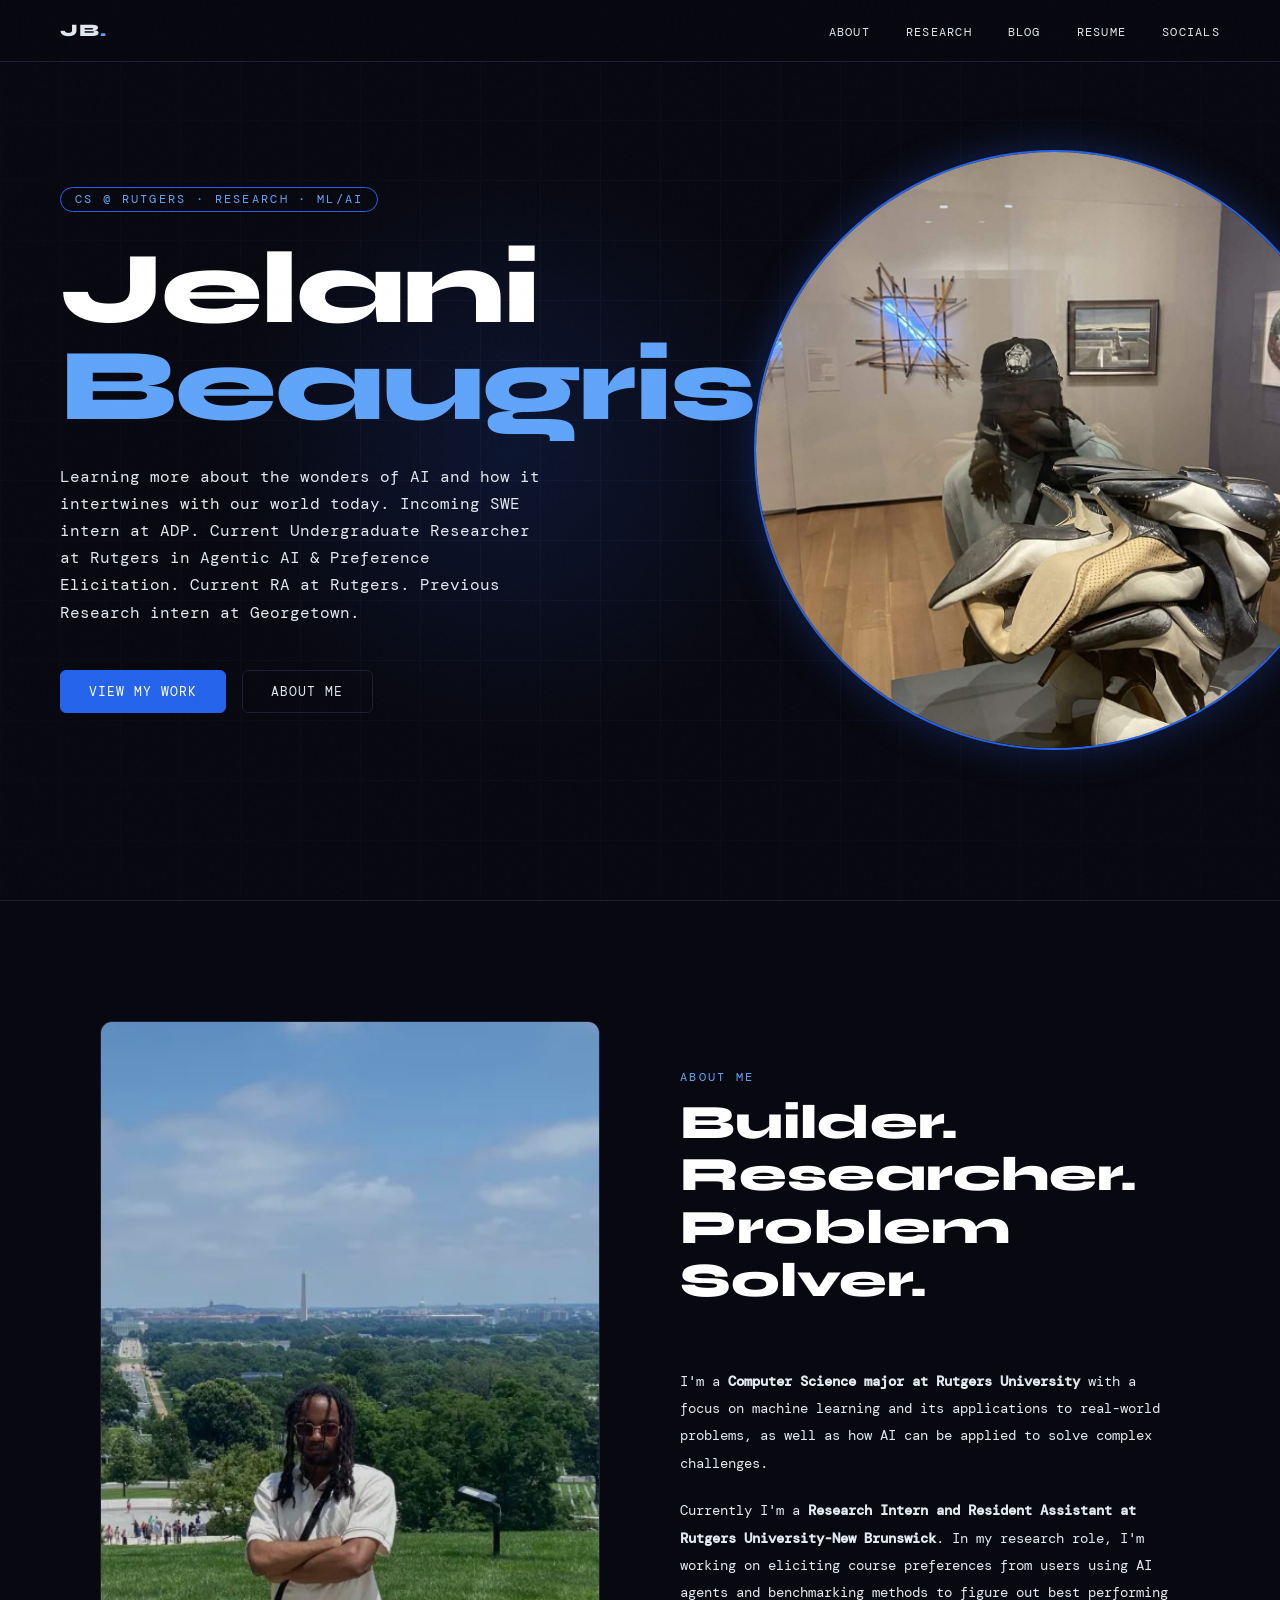
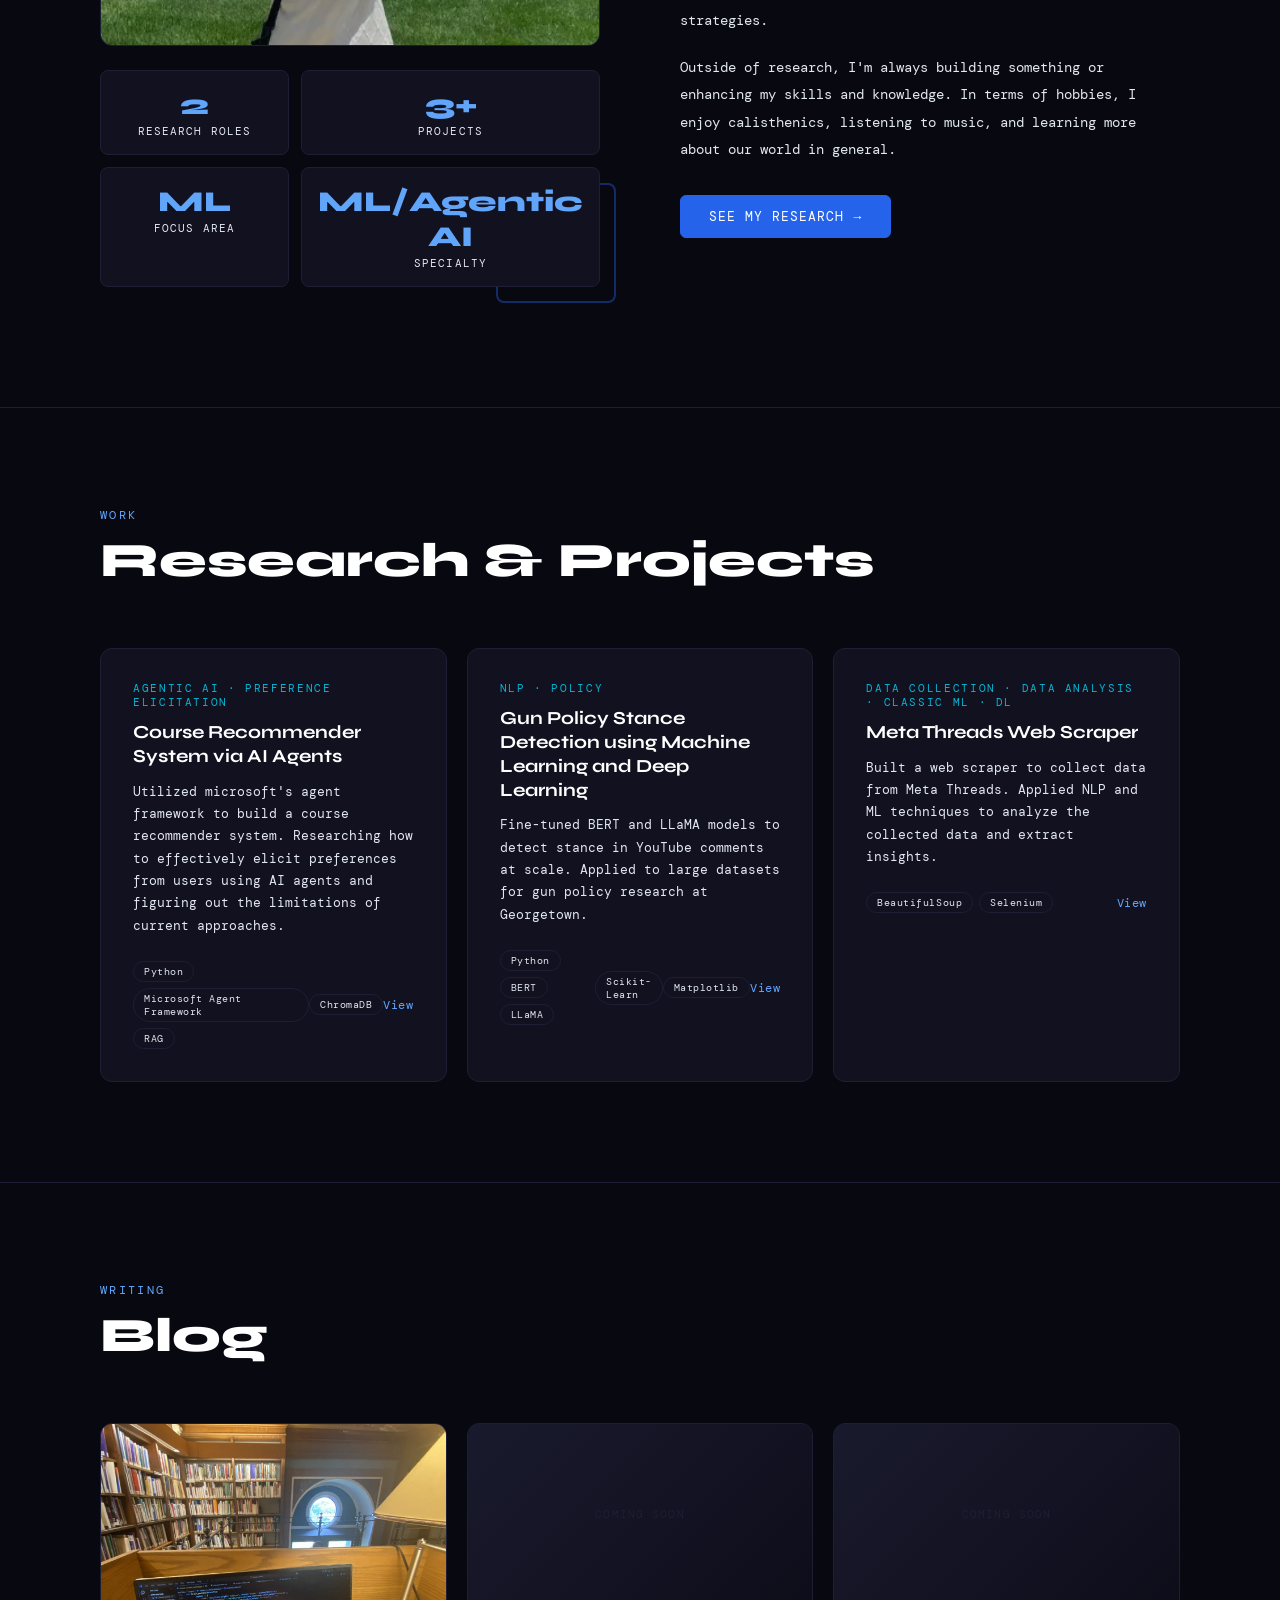
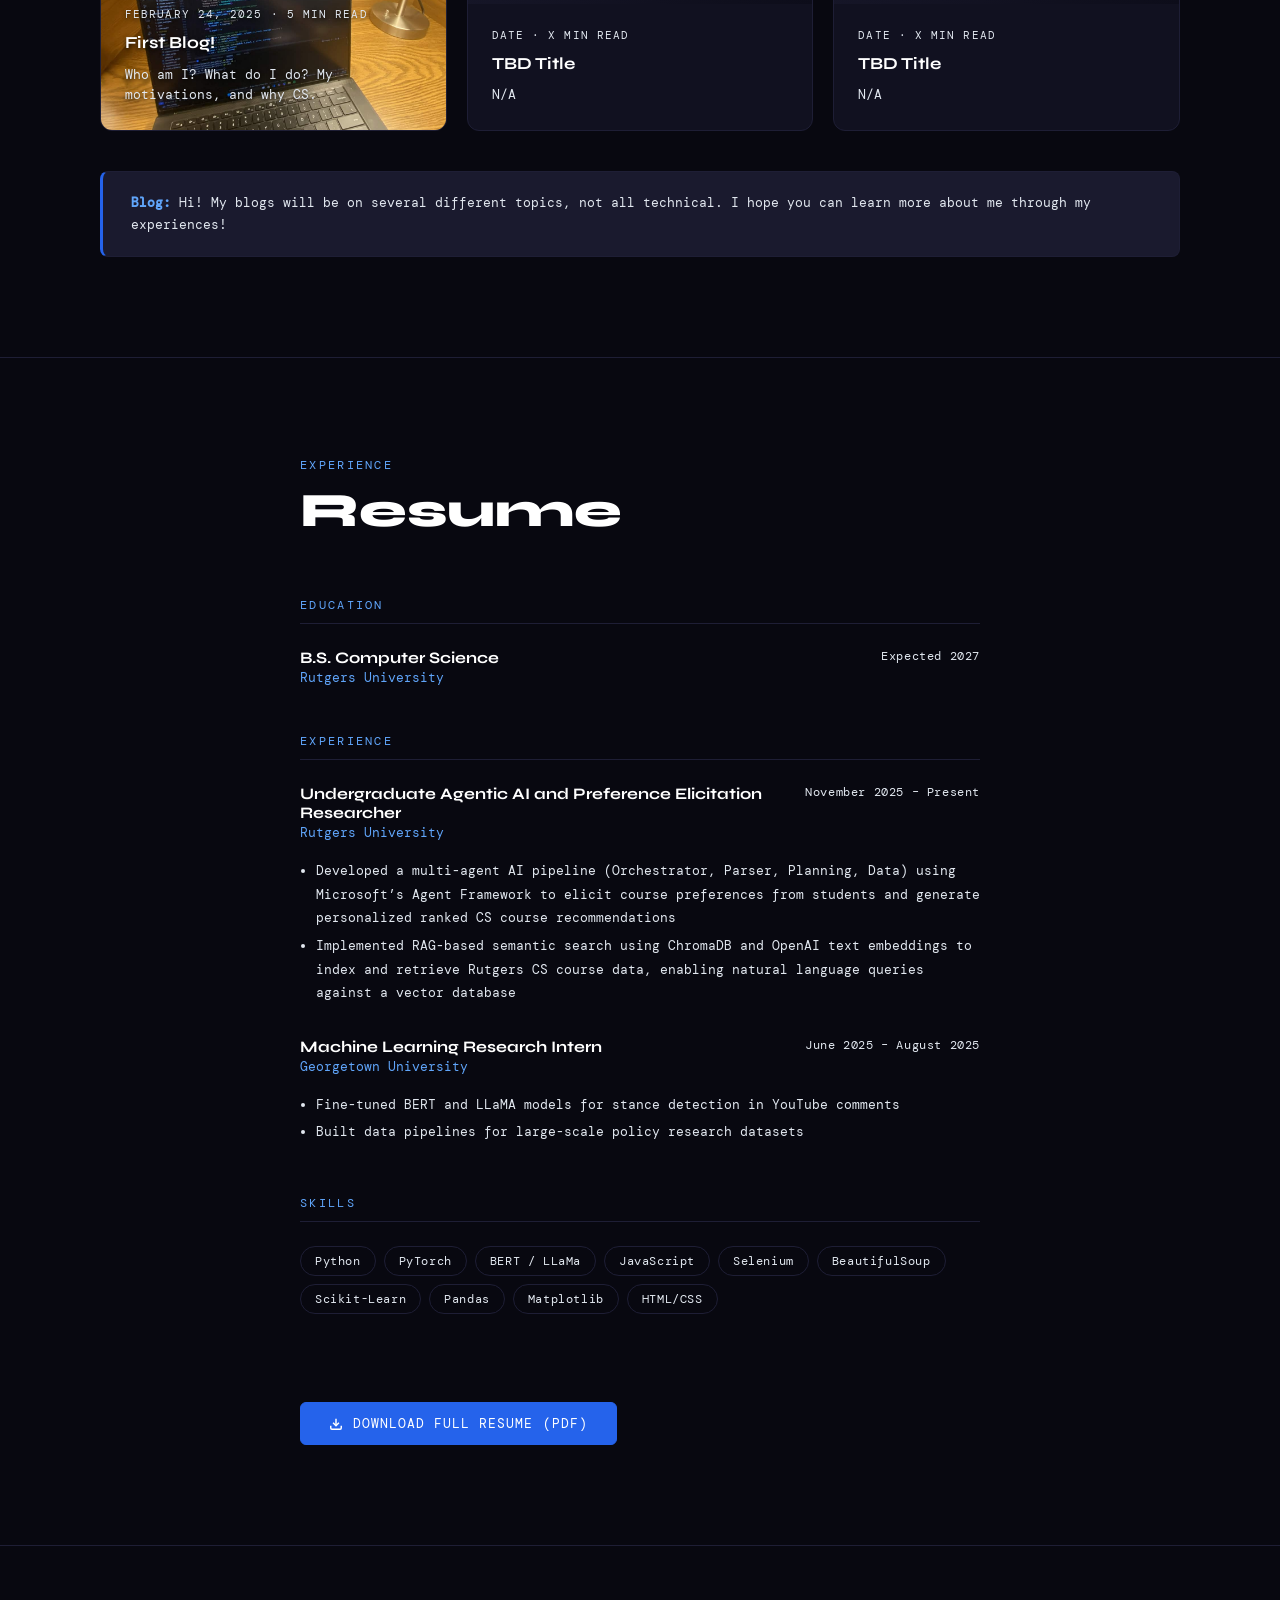
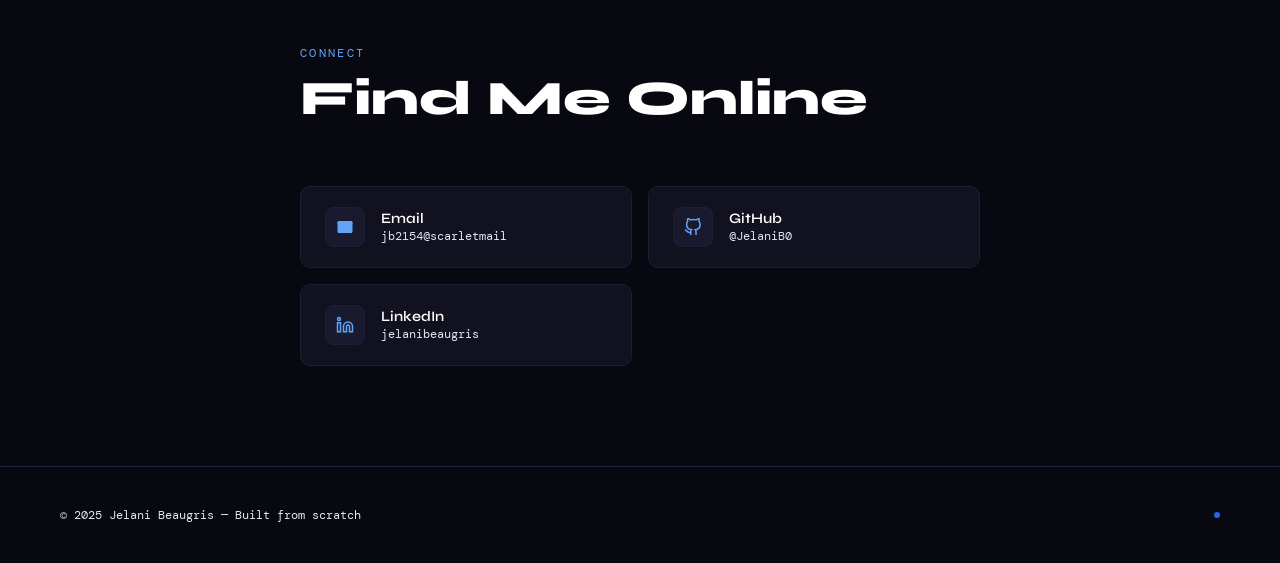
<file: index.html>
<!DOCTYPE html>
<html lang="en">
<head>
  <meta charset="UTF-8">
  <meta name="viewport" content="width=device-width, initial-scale=1.0">
  <title>Jelani Beaugris</title>
  <link rel="preconnect" href="https://fonts.googleapis.com">
  <link href="https://fonts.googleapis.com/css2?family=Syne:wght@400;600;700;800&family=DM+Mono:wght@300;400;500&display=swap" rel="stylesheet">
  <link rel="stylesheet" href="style.css">
</head>
<body>

  <!-- NAV -->
  <nav>
    <a href="#hero" class="nav-logo">JB<span>.</span></a>
    <ul class="nav-links">
      <li><a href="#about">About</a></li>
      <li><a href="#research">Research</a></li>
      <li><a href="#blog">Blog</a></li>
      <li><a href="#resume">Resume</a></li>
      <li><a href="#socials">Socials</a></li>
    </ul>
  </nav>

  <!-- HERO -->
  <section id="hero">
    <div class="hero-grid-bg"></div>
    <div class="hero-glow"></div>
    <div class="hero-content">
      <div class="hero-tag">CS @ Rutgers · Research · ML/AI</div>
      <h1 class="hero-name">
        Jelani<br>
        <span class="accent">Beaugris</span>
      </h1>
      <p class="hero-subtitle">
        Learning more about the wonders of AI and how it intertwines with our world today.
        Incoming SWE intern at ADP. Current Undergraduate Researcher at Rutgers in Agentic AI & Preference Elicitation. Current RA at Rutgers. Previous Research intern at Georgetown.
      </p>
      <div class="hero-cta">
        <a href="#research" class="btn btn-primary">View My Work</a>
        <a href="#about" class="btn btn-ghost">About Me</a>
      </div>
    </div>
     <div class="hero-image">
    <img src="secondiwebimg.jpg" alt="Jelani Beaugris">
  </div>
  </section>

  <div class="divider"></div>

  <!-- ABOUT -->
  <section id="about">
    <div class="about-visual">
      <div class="about-photo-frame">
        <img src="websiteimg.png" alt="Jelani Beaugris">
      </div>
      <div class="about-corner"></div>
      <div class="about-stats">
        <div class="stat-box"><div class="stat-number">2</div><div class="stat-label">Research Roles</div></div>
        <div class="stat-box"><div class="stat-number">3+</div><div class="stat-label">Projects</div></div>
        <div class="stat-box"><div class="stat-number">ML</div><div class="stat-label">Focus Area</div></div>
        <div class="stat-box"><div class="stat-number">ML/Agentic AI</div><div class="stat-label">Specialty</div></div>
      </div>
    </div>

    <div class="about-text">
      <div class="section-label">About Me</div>
      <h2 class="section-title">Builder.<br>Researcher.<br>Problem Solver.</h2>
      <p>I'm a <strong>Computer Science major at Rutgers University</strong> with a focus on machine learning and its applications to real-world problems, as well as how AI can be applied to solve complex challenges.</p>
      <p>Currently I'm a <strong>Research Intern and Resident Assistant at Rutgers University-New Brunswick</strong>. In my research role, I'm working on eliciting course preferences from users using AI agents and benchmarking methods to figure out best performing strategies.</p>
      <p>Outside of research, I'm always building something or enhancing my skills and knowledge. In terms of hobbies, I enjoy calisthenics, listening to music, and learning more about our world in general.</p>
      <a href="#research" class="btn btn-primary" style="margin-top: 12px; display: inline-block;">See My Research →</a>
    </div>
  </section>

  <div class="divider"></div>

  <!-- RESEARCH -->
  <section id="research" style="max-width:1200px; margin:0 auto;">
    <div class="section-label">Work</div>
    <h2 class="section-title">Research & Projects</h2>
    <div class="projects-grid">
      <a href="https://github.com/JelaniB0" target="_blank" class="project-card">
        <div class="project-tag">Agentic AI · Preference Elicitation</div>
        <div class="project-title">Course Recommender System via AI Agents</div>
        <div class="project-desc">Utilized microsoft's agent framework to build a course recommender system. Researching how to effectively elicit preferences from users using AI agents and figuring out the limitations of current approaches.</div>
        <div class="project-footer">
          <div class="project-chips"><span class="chip">Python</span><span class="chip">Microsoft Agent Framework</span><span class="chip">RAG</span></div><span class="chip">ChromaDB</span>
          <span class="arrow-link">View</span>
        </div>
      </a>
      <div class="project-card">
        <div class="project-tag">NLP · Policy</div>
        <div class="project-title">Gun Policy Stance Detection using Machine Learning and Deep Learning</div>
        <div class="project-desc">Fine-tuned BERT and LLaMA models to detect stance in YouTube comments at scale. Applied to large datasets for gun policy research at Georgetown.</div>
        <div class="project-footer">
          <div class="project-chips"><span class="chip">Python</span><span class="chip">BERT</span><span class="chip">LLaMA</span></div><span class="chip">Scikit-Learn</span><span class="chip">Matplotlib</span>
          <span class="arrow-link">View</span>
        </div>
      </div>
      <div class="project-card">
        <div class="project-tag">Data Collection · Data Analysis · Classic ML · DL</div>
        <div class="project-title">Meta Threads Web Scraper</div>
        <div class="project-desc">Built a web scraper to collect data from Meta Threads. Applied NLP and ML techniques to analyze the collected data and extract insights.</div>
        <div class="project-footer">
          <div class="project-chips"><span class="chip">BeautifulSoup</span><span class="chip">Selenium</span></div>
          <span class="arrow-link">View</span>
        </div>
      </div>
    </div>
  </section>

  <div class="divider"></div>

  <!-- BLOG -->
  <section id="blog" style="max-width:1200px; margin:0 auto;">
    <div class="section-label">Writing</div>
    <h2 class="section-title">Blog</h2>
    <div class="blog-grid">
      <a href="blog/post-1.html" class="blog-card full-cover-card">
        <img src="blog1.jpg" alt="Code on laptop" class="cover-image">
        <div class="cover-text">
          <div class="blog-meta">February 24, 2025 · 5 MIN READ</div>
          <div class="blog-title">First Blog!</div>
          <div class="blog-excerpt">Who am I? What do I do? My motivations, and why CS.</div>
        </div>
    </a>
      <a href="blog/post-2.html" class="blog-card">
        <div class="blog-img"><span>COMING SOON</span></div>
        <div class="blog-body">
          <div class="blog-meta">Date · X min read</div>
          <div class="blog-title">TBD Title</div>
          <div class="blog-excerpt">N/A</div>
        </div>
      </a>
      <a href="blog/post-3.html" class="blog-card">
        <div class="blog-img"><span>COMING SOON</span></div>
        <div class="blog-body">
          <div class="blog-meta">Date · X min read</div>
          <div class="blog-title">TBD Title</div>
          <div class="blog-excerpt">N/A</div>
        </div>
      </a>
    </div>
    <div class="blog-note">
      <strong>Blog:</strong> Hi! My blogs will be on several different topics, not all technical. I hope you can learn more about me through my experiences!
    </div>
  </section>

  <div class="divider"></div>

  <!-- RESUME -->
  <section id="resume" style="max-width:800px; margin:0 auto;">
    <div class="section-label">Experience</div>
    <h2 class="section-title">Resume</h2>
    <div class="resume-section">
      <div class="resume-section-title">Education</div>
      <div class="resume-entry">
        <div><div class="resume-role">B.S. Computer Science</div><div class="resume-place">Rutgers University</div></div>
        <div class="resume-date">Expected 2027</div>
      </div>
    </div>
    <div class="resume-section">
      <div class="resume-section-title">Experience</div>
      <div class="resume-entry">
        <div><div class="resume-role">Undergraduate Agentic AI and Preference Elicitation Researcher</div><div class="resume-place">Rutgers University</div></div>
        <div class="resume-date">November 2025 – Present</div>
        <ul class="resume-bullets">
          <li>Developed a multi-agent AI pipeline (Orchestrator, Parser, Planning, Data) using Microsoft’s Agent Framework to
elicit course preferences from students and generate personalized ranked CS course recommendations</li>
          <li>Implemented RAG-based semantic search using ChromaDB and OpenAI text embeddings to index and retrieve
Rutgers CS course data, enabling natural language queries against a vector database</li>
        </ul>
      </div>
      <div class="resume-entry">
        <div><div class="resume-role">Machine Learning Research Intern</div><div class="resume-place">Georgetown University</div></div>
        <div class="resume-date">June 2025 – August 2025</div>
        <ul class="resume-bullets">
          <li>Fine-tuned BERT and LLaMA models for stance detection in YouTube comments</li>
          <li>Built data pipelines for large-scale policy research datasets</li>
        </ul>
      </div>
    </div>
    <div class="resume-section">
      <div class="resume-section-title">Skills</div>
      <div class="project-chips" style="justify-content: flex-start; gap: 8px;">
        <span class="chip" style="font-size:0.75rem; padding:6px 14px;">Python</span>
        <span class="chip" style="font-size:0.75rem; padding:6px 14px;">PyTorch</span>
        <span class="chip" style="font-size:0.75rem; padding:6px 14px;">BERT / LLaMa</span>
        <span class="chip" style="font-size:0.75rem; padding:6px 14px;">JavaScript</span>
        <span class="chip" style="font-size:0.75rem; padding:6px 14px;">Selenium</span>
        <span class="chip" style="font-size:0.75rem; padding:6px 14px;">BeautifulSoup</span>
        <span class="chip" style="font-size:0.75rem; padding:6px 14px;">Scikit-Learn</span>
        <span class="chip" style="font-size:0.75rem; padding:6px 14px;">Pandas</span>
        <span class="chip" style="font-size:0.75rem; padding:6px 14px;">Matplotlib</span>
        <span class="chip" style="font-size:0.75rem; padding:6px 14px;">HTML/CSS</span>
      </div>
    </div>
    <a href="jelaniresume.pdf" target="_blank" class="btn btn-primary resume-download">
      <svg width="14" height="14" viewBox="0 0 24 24" fill="none" stroke="currentColor" stroke-width="2.5" style="flex-shrink:0">
        <path d="M21 15v4a2 2 0 0 1-2 2H5a2 2 0 0 1-2-2v-4"/>
        <polyline points="7 10 12 15 17 10"/>
        <line x1="12" y1="15" x2="12" y2="3"/>
      </svg>
      Download Full Resume (PDF)
    </a>
  </section>

  <div class="divider"></div>

  <!-- SOCIALS -->
  <section id="socials" style="max-width:800px; margin:0 auto;">
    <div class="section-label">Connect</div>
    <h2 class="section-title">Find Me Online</h2>
    <div class="socials-grid">
      <a href="mailto:jb2154@scarletmail.rutgers.edu" class="social-card">
        <div class="social-icon">
          <svg viewBox="0 0 24 24"><path d="M4 4h16c1.1 0 2 .9 2 2v12c0 1.1-.9 2-2 2H4c-1.1 0-2-.9-2-2V6c0-1.1.9-2 2-2z"/><polyline points="22,6 12,13 2,6" style="fill:none; stroke:var(--blue-light); stroke-width:2"/></svg>
        </div>
        <div><div class="social-name">Email</div><div class="social-handle">jb2154@scarletmail</div></div>
      </a>
      <a href="https://github.com/JelaniB0" target="_blank" class="social-card">
        <div class="social-icon">
          <svg viewBox="0 0 24 24"><path d="M9 19c-5 1.5-5-2.5-7-3m14 6v-3.87a3.37 3.37 0 0 0-.94-2.61c3.14-.35 6.44-1.54 6.44-7A5.44 5.44 0 0 0 20 4.77 5.07 5.07 0 0 0 19.91 1S18.73.65 16 2.48a13.38 13.38 0 0 0-7 0C6.27.65 5.09 1 5.09 1A5.07 5.07 0 0 0 5 4.77a5.44 5.44 0 0 0-1.5 3.78c0 5.42 3.3 6.61 6.44 7A3.37 3.37 0 0 0 9 18.13V22" style="fill:none; stroke:var(--blue-light); stroke-width:2; stroke-linecap:round"/></svg>
        </div>
        <div><div class="social-name">GitHub</div><div class="social-handle">@JelaniB0</div></div>
      </a>
      <a href="https://linkedin.com/in/jelanibeaugris" target="_blank" class="social-card">
        <div class="social-icon">
          <svg viewBox="0 0 24 24"><path d="M16 8a6 6 0 0 1 6 6v7h-4v-7a2 2 0 0 0-2-2 2 2 0 0 0-2 2v7h-4v-7a6 6 0 0 1 6-6zM2 9h4v12H2z" style="fill:none;stroke:var(--blue-light);stroke-width:2;stroke-linecap:round"/><circle cx="4" cy="4" r="2" style="fill:none;stroke:var(--blue-light);stroke-width:2"/></svg>
        </div>
        <div><div class="social-name">LinkedIn</div><div class="social-handle">jelanibeaugris</div></div>
      </a>
    </div>
  </section>

  <!-- FOOTER -->
  <footer>
    <p>© 2025 Jelani Beaugris — Built from scratch</p>
    <div class="footer-dot"></div>
  </footer>

  <script src="script.js"></script>
</body>
</html>
</file>
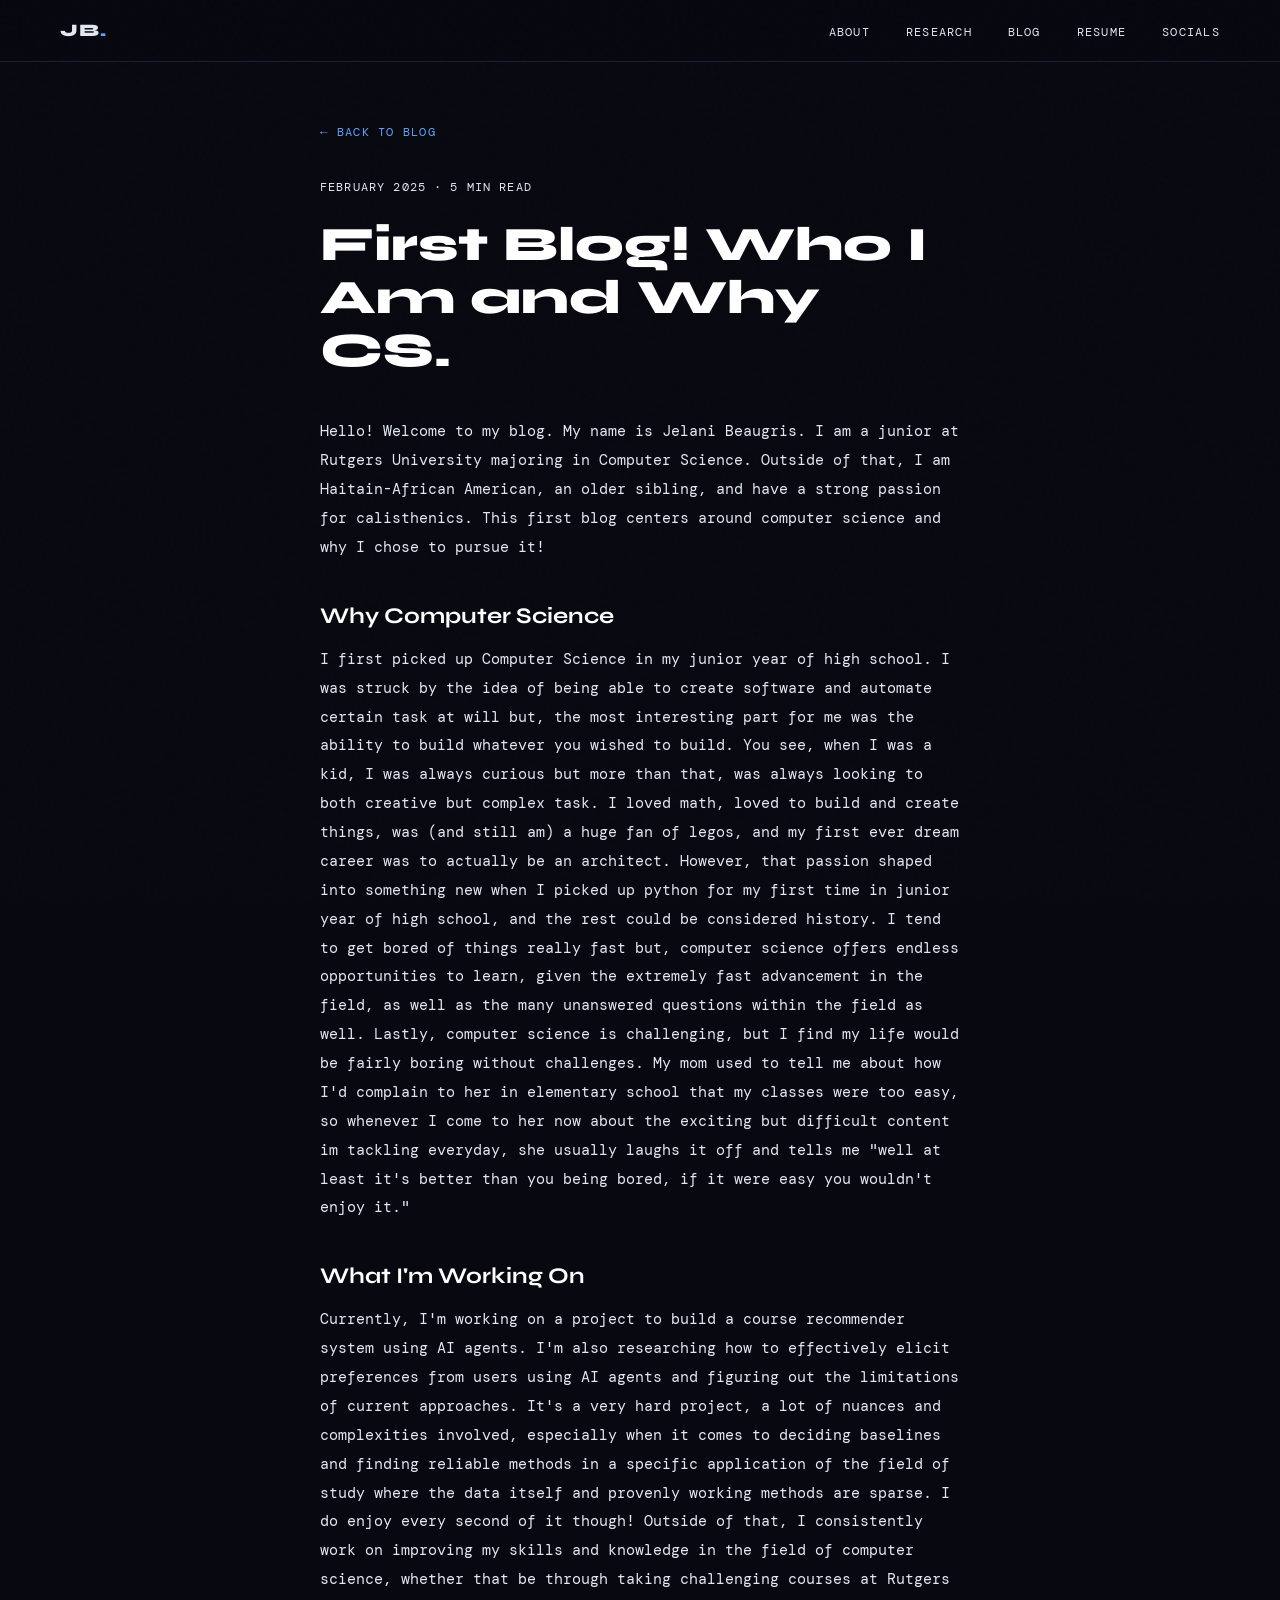
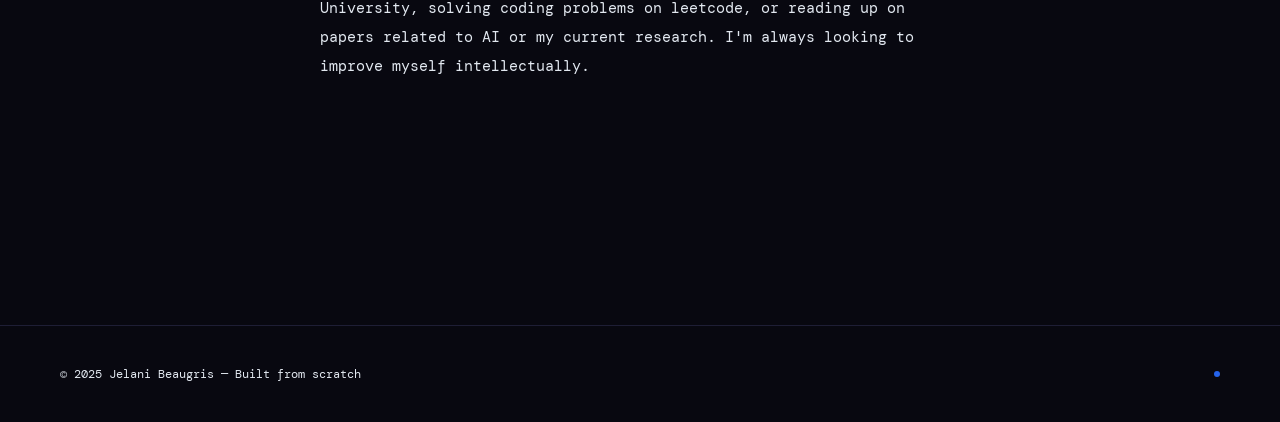
<file: blog/post-1.html>
<!DOCTYPE html>
<html lang="en">
<head>
  <meta charset="UTF-8">
  <meta name="viewport" content="width=device-width, initial-scale=1.0">
  <title>First Blog! | Jelani Beaugris</title>
  <link rel="preconnect" href="https://fonts.googleapis.com">
  <link href="https://fonts.googleapis.com/css2?family=Syne:wght@400;600;700;800&family=DM+Mono:wght@300;400;500&display=swap" rel="stylesheet">
  <link rel="stylesheet" href="../style.css">
  <style>
    .blog-post {
      max-width: 720px;
      margin: 120px auto;
      padding: 0 40px 100px;
    }
    .post-meta {
      font-size: 0.72rem;
      color: var(--muted);
      letter-spacing: 0.1em;
      text-transform: uppercase;
      margin-bottom: 24px;
    }
    .post-title {
      font-family: 'Syne', sans-serif;
      font-weight: 800;
      font-size: clamp(2rem, 5vw, 3rem);
      color: #fff;
      line-height: 1.1;
      margin-bottom: 40px;
    }
    .post-body p {
      font-size: 0.95rem;
      color: var(--muted);
      line-height: 1.9;
      margin-bottom: 24px;
    }
    .post-body h2 {
      font-family: 'Syne', sans-serif;
      font-weight: 700;
      font-size: 1.4rem;
      color: #fff;
      margin: 40px 0 16px;
    }
    .back-link {
      display: inline-block;
      margin-bottom: 40px;
      font-size: 0.78rem;
      color: var(--blue-light);
      text-decoration: none;
      letter-spacing: 0.1em;
      text-transform: uppercase;
    }
    .back-link:hover { color: var(--text); }
  </style>
</head>
<body>

  <nav>
    <a href="../index.html" class="nav-logo">JB<span>.</span></a>
    <ul class="nav-links">
      <li><a href="../index.html#about">About</a></li>
      <li><a href="../index.html#research">Research</a></li>
      <li><a href="../index.html#blog">Blog</a></li>
      <li><a href="../index.html#resume">Resume</a></li>
      <li><a href="../index.html#socials">Socials</a></li>
    </ul>
  </nav>

  <div class="blog-post">
    <a href="../index.html#blog" class="back-link">← Back to Blog</a>
    <div class="post-meta">February 2025 · 5 min read</div>
    <h1 class="post-title">First Blog! Who I Am and Why CS.</h1>

    <div class="post-body">
      <p>Hello! Welcome to my blog. My name is Jelani Beaugris. I am a junior at Rutgers University majoring in Computer Science. Outside of that, I am Haitain-African American, an older sibling, and have a strong passion for calisthenics. This first blog centers around computer science and why I chose to pursue it! </p>

      <h2>Why Computer Science</h2>
      <p>I first picked up Computer Science in my junior year of high school. I was struck by the idea of being able to create software and automate certain task at will but, the most interesting part for me was the ability to build whatever you wished to build. You see, when I was a kid, I was always curious but more than that, was always looking to both creative but complex task. I loved math, loved to build and create things, was (and still am) a huge fan of legos, and my first ever dream career was to actually be an architect. However, that passion shaped into something new when I picked up python for my first time in junior year of high school, and the rest could be considered history. I tend to get bored of things really fast but, computer science offers endless opportunities to learn, given the extremely fast advancement in the field, as well as the many unanswered questions within the field as well. Lastly, computer science is challenging, but I find my life would be fairly boring without challenges. My mom used to tell me about how I'd complain to her in elementary school that my classes were too easy, so whenever I come to her now about the exciting but difficult content im tackling everyday, she usually laughs it off and tells me "well at least it's better than you being bored, if it were easy you wouldn't enjoy it." </p>

      <h2>What I'm Working On</h2>
      <p>Currently, I'm working on a project to build a course recommender system using AI agents. I'm also researching how to effectively elicit preferences from users using AI agents and figuring out the limitations of current approaches. It's a very hard project, a lot of nuances and complexities involved, especially when it comes to deciding baselines and finding reliable methods in a specific application of the field of study where the data itself and provenly working methods are sparse. I do enjoy every second of it though! Outside of that, I consistently work on improving my skills and knowledge in the field of computer science, whether that be through taking challenging courses at Rutgers University, solving coding problems on leetcode, or reading up on papers related to AI or my current research. I'm always looking to improve myself intellectually. </p>
    </div>
  </div>

  <footer>
    <p>© 2025 Jelani Beaugris — Built from scratch</p>
    <div class="footer-dot"></div>
  </footer>

</body>
</html>
</file>
<file: style.css>
:root {
  --black: #080810;
  --deep: #0d0d1a;
  --card: #111120;
  --border: #1e1e35;
  --blue: #2563eb;
  --blue-glow: #3b82f6;
  --blue-light: #60a5fa;
  --cyan: #06b6d4;
  --text: #e2e8f0;
  --muted: ##cbd5e1;
  --faint: #1a1a2e;
}

* { box-sizing: border-box; margin: 0; padding: 0; }

html { scroll-behavior: smooth; }

body {
  font-family: 'DM Mono', monospace;
  background-color: var(--black);
  color: var(--text);
  overflow-x: hidden;
}

/* ─── NOISE TEXTURE OVERLAY ─── */
body::before {
  content: '';
  position: fixed;
  inset: 0;
  background-image: url("data:image/svg+xml,%3Csvg viewBox='0 0 256 256' xmlns='http://www.w3.org/2000/svg'%3E%3Cfilter id='noise'%3E%3CfeTurbulence type='fractalNoise' baseFrequency='0.9' numOctaves='4' stitchTiles='stitch'/%3E%3C/filter%3E%3Crect width='100%25' height='100%25' filter='url(%23noise)' opacity='0.03'/%3E%3C/svg%3E");
  pointer-events: none;
  z-index: 1000;
  opacity: 0.4;
}

/* ─── NAVBAR ─── */
nav {
  position: fixed;
  top: 0; left: 0; right: 0;
  z-index: 100;
  display: flex;
  justify-content: space-between;
  align-items: center;
  padding: 20px 60px;
  border-bottom: 1px solid var(--border);
  background: rgba(8, 8, 16, 0.85);
  backdrop-filter: blur(12px);
}

.nav-logo {
  font-family: 'Syne', sans-serif;
  font-weight: 800;
  font-size: 1.1rem;
  letter-spacing: 0.05em;
  color: var(--text);
  text-decoration: none;
}

.nav-logo span { color: var(--blue-light); }

.nav-links {
  display: flex;
  gap: 36px;
  list-style: none;
}

.nav-links a {
  text-decoration: none;
  color: var(--muted);
  font-size: 0.78rem;
  letter-spacing: 0.1em;
  text-transform: uppercase;
  transition: color 0.2s;
}

.nav-links a:hover { color: var(--blue-light); }

/* ─── HERO ─── */
#hero {
  min-height: 100vh;
  display: flex;
  align-items: center;
  padding: 0 60px;
  position: relative;
  overflow: hidden;
  justify-content: space-between;
}

.hero-grid-bg {
  position: absolute;
  inset: 0;
  background-image:
    linear-gradient(var(--border) 1px, transparent 1px),
    linear-gradient(90deg, var(--border) 1px, transparent 1px);
  background-size: 60px 60px;
  opacity: 0.3;
  mask-image: radial-gradient(ellipse 80% 80% at 50% 50%, black 20%, transparent 100%);
}

.hero-glow {
  position: absolute;
  width: 600px;
  height: 600px;
  border-radius: 50%;
  background: radial-gradient(circle, rgba(37,99,235,0.15) 0%, transparent 70%);
  top: 50%;
  left: 40%;
  transform: translate(-50%, -50%);
  pointer-events: none;
}

.hero-content {
  position: relative;
  z-index: 2;
  max-width: 800px;
}

.hero-tag {
  display: inline-block;
  font-size: 0.72rem;
  letter-spacing: 0.2em;
  text-transform: uppercase;
  color: var(--blue-light);
  border: 1px solid var(--blue);
  padding: 4px 14px;
  border-radius: 100px;
  margin-bottom: 28px;
  animation: fadeUp 0.8s ease both;
}

.hero-name {
  font-family: 'Syne', sans-serif;
  font-weight: 800;
  font-size: clamp(3rem, 8vw, 6.5rem);
  line-height: 0.95;
  letter-spacing: -0.02em;
  color: #fff;
  animation: fadeUp 0.8s 0.1s ease both;
}

.hero-image {
  position: relative;
  z-index: 2;
  width: 600px;
  height: 600px;
  flex-shrink: 0;
  margin-right: 60px;
}

.hero-image img {
  width: 100%;
  height: 100%;
  object-fit: cover;
  border-radius: 50%;
  border: 2px solid var(--blue);
  box-shadow: 0 0 40px rgba(37,99,235,0.3);
}

.hero-name .accent { color: var(--blue-light); }

.hero-subtitle {
  margin-top: 28px;
  font-size: 1rem;
  color: var(--muted);
  max-width: 480px;
  line-height: 1.7;
  animation: fadeUp 0.8s 0.2s ease both;
}

.hero-cta {
  margin-top: 44px;
  display: flex;
  gap: 16px;
  animation: fadeUp 0.8s 0.3s ease both;
}

.btn {
  padding: 12px 28px;
  border-radius: 6px;
  font-family: 'DM Mono', monospace;
  font-size: 0.8rem;
  letter-spacing: 0.08em;
  text-transform: uppercase;
  cursor: pointer;
  text-decoration: none;
  transition: all 0.2s;
}

.btn-primary {
  background: var(--blue);
  color: #fff;
  border: 1px solid var(--blue);
}

.btn-primary:hover {
  background: var(--blue-glow);
  box-shadow: 0 0 24px rgba(59,130,246,0.4);
}

.btn-ghost {
  background: transparent;
  color: var(--text);
  border: 1px solid var(--border);
}

.btn-ghost:hover {
  border-color: var(--blue-light);
  color: var(--blue-light);
}

/* ─── SECTION BASE ─── */
section {
  padding: 100px 60px;
  position: relative;
}

.section-label {
  font-size: 0.72rem;
  letter-spacing: 0.2em;
  text-transform: uppercase;
  color: var(--blue-light);
  margin-bottom: 12px;
}

.section-title {
  font-family: 'Syne', sans-serif;
  font-weight: 800;
  font-size: clamp(2rem, 4vw, 3rem);
  color: #fff;
  margin-bottom: 60px;
  line-height: 1.1;
}

.divider {
  width: 100%;
  height: 1px;
  background: var(--border);
}

/* ─── ABOUT ─── */
#about {
  display: grid;
  grid-template-columns: 1fr 1fr;
  gap: 80px;
  align-items: center;
  max-width: 1200px;
  margin: 0 auto;
  padding: 120px 60px;
}

.about-visual {
  position: relative;
}

.about-photo-frame {
  width: 100%;
  aspect-ratio: 4/5;
  border-radius: 12px;
  overflow: hidden;
  border: 1px solid var(--border);
  position: relative;
  background: var(--card);
}

.about-photo-frame img {
  width: 100%;
  height: 100%;
  object-fit: cover;
  opacity: 0.85;
}

.about-photo-placeholder {
  width: 100%;
  height: 100%;
  display: flex;
  flex-direction: column;
  align-items: center;
  justify-content: center;
  color: var(--muted);
  font-size: 0.75rem;
  letter-spacing: 0.1em;
  gap: 12px;
  background: linear-gradient(135deg, var(--card) 0%, var(--faint) 100%);
}

.about-photo-placeholder svg {
  width: 48px;
  opacity: 0.3;
}

.about-corner {
  position: absolute;
  bottom: -16px;
  right: -16px;
  width: 120px;
  height: 120px;
  border: 2px solid var(--blue);
  border-radius: 8px;
  z-index: -1;
  opacity: 0.4;
}

.about-stats {
  display: grid;
  grid-template-columns: 1fr 1fr;
  gap: 12px;
  margin-top: 24px;
}

.stat-box {
  background: var(--card);
  border: 1px solid var(--border);
  border-radius: 8px;
  padding: 16px;
  text-align: center;
}

.stat-number {
  font-family: 'Syne', sans-serif;
  font-weight: 800;
  font-size: 1.8rem;
  color: var(--blue-light);
}

.stat-label {
  font-size: 0.7rem;
  color: var(--muted);
  text-transform: uppercase;
  letter-spacing: 0.1em;
  margin-top: 2px;
}

.about-text p {
  color: var(--muted);
  line-height: 1.9;
  font-size: 0.9rem;
  margin-bottom: 20px;
}

.about-text p strong {
  color: var(--text);
}

/* ─── RESEARCH / PROJECTS ─── */
#research {
  max-width: 1200px;
  margin: 0 auto;
}

.projects-grid {
  display: grid;
  grid-template-columns: repeat(auto-fill, minmax(340px, 1fr));
  gap: 20px;
}

.project-card {
  background: var(--card);
  border: 1px solid var(--border);
  border-radius: 12px;
  padding: 32px;
  position: relative;
  overflow: hidden;
  transition: border-color 0.3s, transform 0.3s;
  cursor: pointer;
  text-decoration: none;
  display: block;
  color: inherit;
}

.project-card::before {
  content: '';
  position: absolute;
  top: 0; left: 0; right: 0;
  height: 2px;
  background: linear-gradient(90deg, var(--blue), var(--cyan));
  opacity: 0;
  transition: opacity 0.3s;
}

.project-card:hover {
  border-color: var(--blue);
  transform: translateY(-4px);
}

.project-card:hover::before { opacity: 1; }

.project-tag {
  font-size: 0.68rem;
  letter-spacing: 0.15em;
  text-transform: uppercase;
  color: var(--cyan);
  margin-bottom: 12px;
}

.project-title {
  font-family: 'Syne', sans-serif;
  font-weight: 700;
  font-size: 1.15rem;
  color: #fff;
  margin-bottom: 12px;
  line-height: 1.3;
}

.project-desc {
  font-size: 0.82rem;
  color: var(--muted);
  line-height: 1.7;
  margin-bottom: 24px;
}

.project-footer {
  display: flex;
  justify-content: space-between;
  align-items: center;
}

.project-chips {
  display: flex;
  gap: 6px;
  flex-wrap: wrap;
}

.chip {
  font-size: 0.65rem;
  padding: 3px 10px;
  border-radius: 100px;
  border: 1px solid var(--border);
  color: var(--muted);
  letter-spacing: 0.05em;
}

.arrow-link {
  font-size: 0.75rem;
  color: var(--blue-light);
  text-decoration: none;
  letter-spacing: 0.05em;
  transition: gap 0.2s;
}

.arrow-link:hover::after { content: ' →'; }

/* ─── BLOG ─── */
#blog {
  max-width: 1200px;
  margin: 0 auto;
}

.blog-grid {
  display: grid;
  grid-template-columns: repeat(auto-fill, minmax(320px, 1fr));
  gap: 20px;
}

.blog-card {
  background: var(--card);
  border: 1px solid var(--border);
  border-radius: 12px;
  overflow: hidden;
  transition: border-color 0.3s, transform 0.3s;
  text-decoration: none;
  color: inherit;
  display: block;
}

.blog-card:hover {
  border-color: var(--blue);
  transform: translateY(-4px);
}

.blog-img {
  width: 100%;
  height: 180px;
  object-fit: cover;
  background: linear-gradient(135deg, var(--faint), var(--deep));
  display: flex;
  align-items: center;
  justify-content: center;
  color: var(--border);
  font-size: 0.7rem;
  letter-spacing: 0.1em;
}

.blog-body {
  padding: 24px;
}

.blog-meta {
  font-size: 0.68rem;
  color: var(--muted);
  letter-spacing: 0.1em;
  text-transform: uppercase;
  margin-bottom: 10px;
}

.blog-title {
  font-family: 'Syne', sans-serif;
  font-weight: 700;
  font-size: 1.05rem;
  color: #fff;
  margin-bottom: 10px;
  line-height: 1.4;
}

.blog-excerpt {
  font-size: 0.8rem;
  color: var(--muted);
  line-height: 1.6;
}

.blog-note {
  margin-top: 40px;
  padding: 20px 28px;
  background: var(--faint);
  border: 1px solid var(--border);
  border-left: 3px solid var(--blue);
  border-radius: 8px;
  font-size: 0.82rem;
  color: var(--muted);
  line-height: 1.7;
}

.blog-note strong { color: var(--blue-light); }

/* ─── RESUME ─── */
#resume {
  max-width: 800px;
  margin: 0 auto;
}

.resume-section { margin-bottom: 48px; }

.resume-section-title {
  font-size: 0.72rem;
  letter-spacing: 0.2em;
  text-transform: uppercase;
  color: var(--blue-light);
  border-bottom: 1px solid var(--border);
  padding-bottom: 10px;
  margin-bottom: 24px;
}

.resume-entry {
  display: grid;
  grid-template-columns: 1fr auto;
  gap: 8px;
  margin-bottom: 28px;
}

.resume-role {
  font-family: 'Syne', sans-serif;
  font-weight: 700;
  font-size: 1rem;
  color: #fff;
}

.resume-place {
  font-size: 0.82rem;
  color: var(--blue-light);
  margin-top: 2px;
}

.resume-date {
  font-size: 0.75rem;
  color: var(--muted);
  text-align: right;
  letter-spacing: 0.05em;
}

.resume-bullets {
  margin-top: 10px;
  padding-left: 16px;
  grid-column: 1 / -1;
}

.resume-bullets li {
  font-size: 0.82rem;
  color: var(--muted);
  line-height: 1.8;
  margin-bottom: 4px;
}

.resume-download {
  display: inline-flex;
  align-items: center;
  gap: 10px;
  margin-top: 40px;
}

/* ─── SOCIALS ─── */
#socials {
  max-width: 800px;
  margin: 0 auto;
}

.socials-grid {
  display: grid;
  grid-template-columns: repeat(auto-fill, minmax(220px, 1fr));
  gap: 16px;
}

.social-card {
  display: flex;
  align-items: center;
  gap: 16px;
  background: var(--card);
  border: 1px solid var(--border);
  border-radius: 10px;
  padding: 20px 24px;
  text-decoration: none;
  color: inherit;
  transition: border-color 0.3s, transform 0.3s;
}

.social-card:hover {
  border-color: var(--blue);
  transform: translateY(-3px);
}

.social-icon {
  width: 40px;
  height: 40px;
  border-radius: 8px;
  background: var(--faint);
  border: 1px solid var(--border);
  display: flex;
  align-items: center;
  justify-content: center;
  flex-shrink: 0;
}

.social-icon svg {
  width: 18px;
  height: 18px;
  fill: var(--blue-light);
}

.social-name {
  font-family: 'Syne', sans-serif;
  font-weight: 600;
  font-size: 0.9rem;
  color: #fff;
}

.social-handle {
  font-size: 0.72rem;
  color: var(--muted);
  margin-top: 2px;
}

/* ─── FOOTER ─── */
footer {
  border-top: 1px solid var(--border);
  padding: 40px 60px;
  display: flex;
  justify-content: space-between;
  align-items: center;
}

footer p {
  font-size: 0.75rem;
  color: var(--muted);
}

.footer-dot {
  width: 6px;
  height: 6px;
  border-radius: 50%;
  background: var(--blue);
  animation: pulse 2s infinite;
}

/* Card structure */
.full-cover-card {
  position: relative;
  min-height: 280px; 
  display: flex;
  align-items: flex-end; 
  padding: 0; 
  overflow: hidden; 
  border-radius: 12px; /* Keeps your rounded corners */
}

/* The image (bright by default) */
.cover-image {
  position: absolute;
  top: 0; 
  left: 0;
  width: 100%; 
  height: 100%;
  object-fit: cover; 
  z-index: 1;
  /* This makes the dimming effect smooth instead of instant */
  transition: filter 0.3s ease; 
}

/* THE HOVER EFFECT: Dims the image to 30% brightness when the mouse is over the card */
.full-cover-card:hover .cover-image {
  filter: brightness(0.3); 
}

/* The text on top */
.cover-text {
  position: relative;
  z-index: 2;
  width: 100%;
  padding: 24px;
  /* Pro-tip: A slight drop shadow on the text ensures you can still read it a little bit BEFORE you hover! */
  text-shadow: 0 2px 4px rgba(0, 0, 0, 0.8);
}

@keyframes pulse {
  0%, 100% { opacity: 1; box-shadow: 0 0 0 0 rgba(37,99,235,0.4); }
  50% { opacity: 0.7; box-shadow: 0 0 0 6px rgba(37,99,235,0); }
}

@keyframes fadeUp {
  from { opacity: 0; transform: translateY(24px); }
  to { opacity: 1; transform: translateY(0); }
}

/* ─── RESPONSIVE ─── */
@media (max-width: 768px) {
  /* NAV */
  nav { padding: 16px 24px; }
  .nav-links { display: none; }

  /* HERO */
  #hero {
    flex-direction: column;
    justify-content: center;
    align-items: flex-start;
    padding: 100px 24px 60px;
    gap: 40px;
  }

  .hero-name {
    font-size: clamp(2.5rem, 12vw, 4rem);
  }

  .hero-subtitle {
    font-size: 0.85rem;
  }

  .hero-image {
    width: 260px;
    height: 260px;
    margin-right: 0;
    align-self: center;
  }
  

  /* ABOUT */
  #about {
    grid-template-columns: 1fr;
    padding: 80px 24px;
    gap: 48px;
  }

  /* SECTIONS */
  section { padding: 80px 24px; }

  /* PROJECTS & BLOG */
  .projects-grid {
    grid-template-columns: 1fr;
  }

  .blog-grid {
    grid-template-columns: 1fr;
  }

  /* SOCIALS */
  .socials-grid {
    grid-template-columns: 1fr;
  }

  /* RESUME */
  .resume-entry {
    grid-template-columns: 1fr;
  }

  .resume-date {
    text-align: left;
  }

  /* FOOTER */
  footer {
    padding: 32px 24px;
    flex-direction: column;
    gap: 16px;
    text-align: center;
  }
}
</file>
